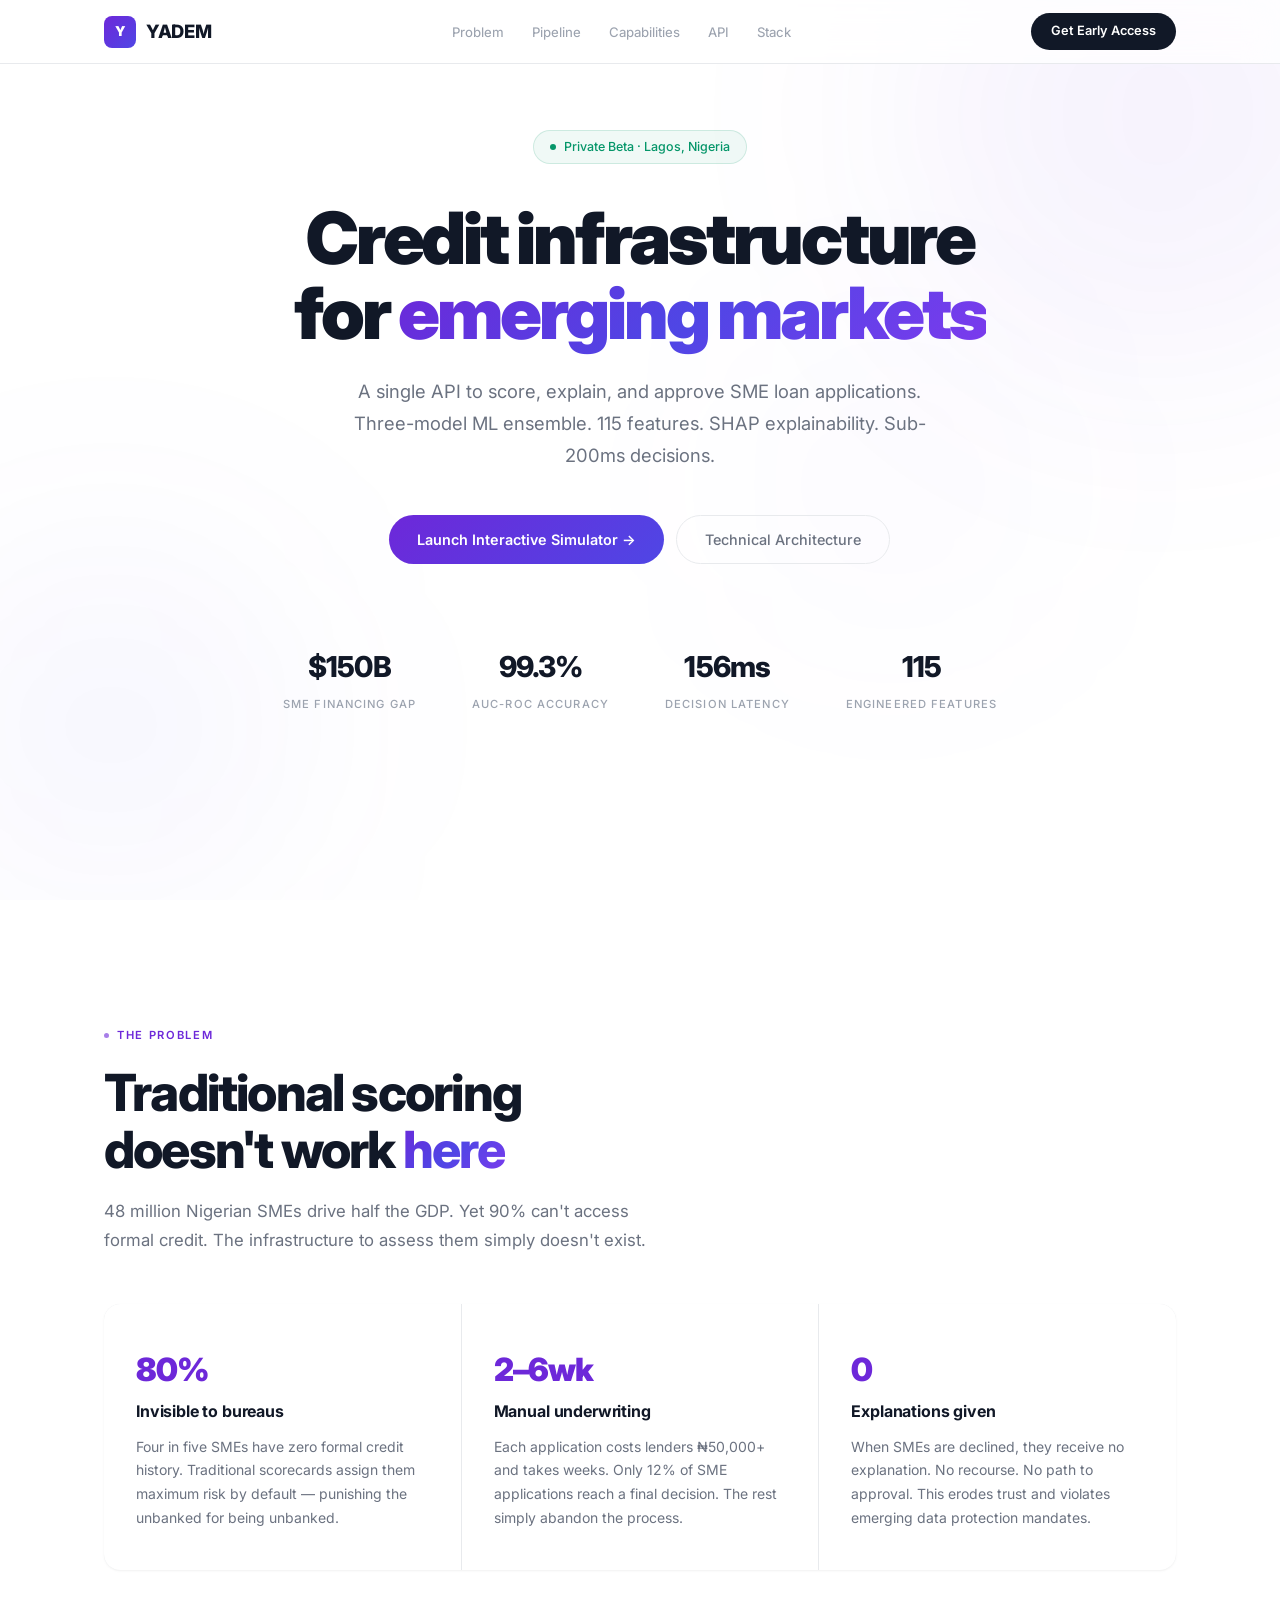
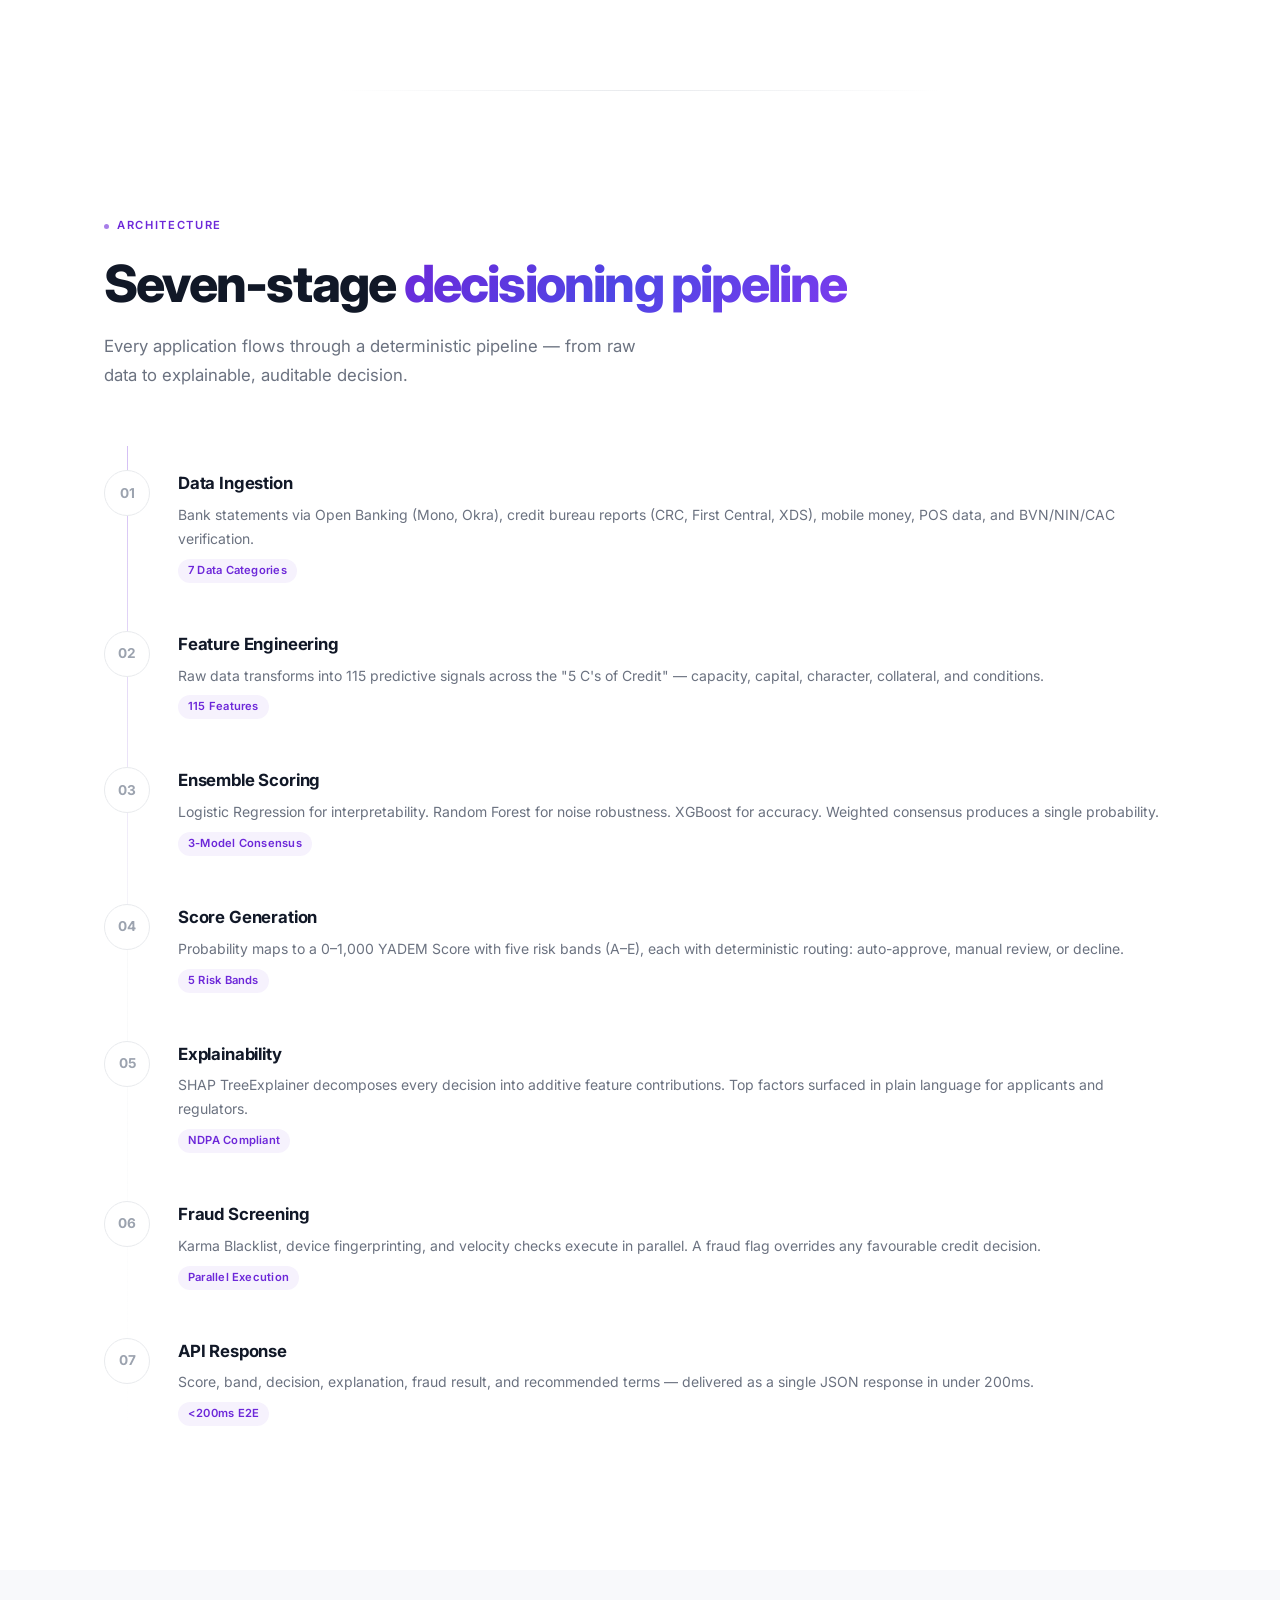
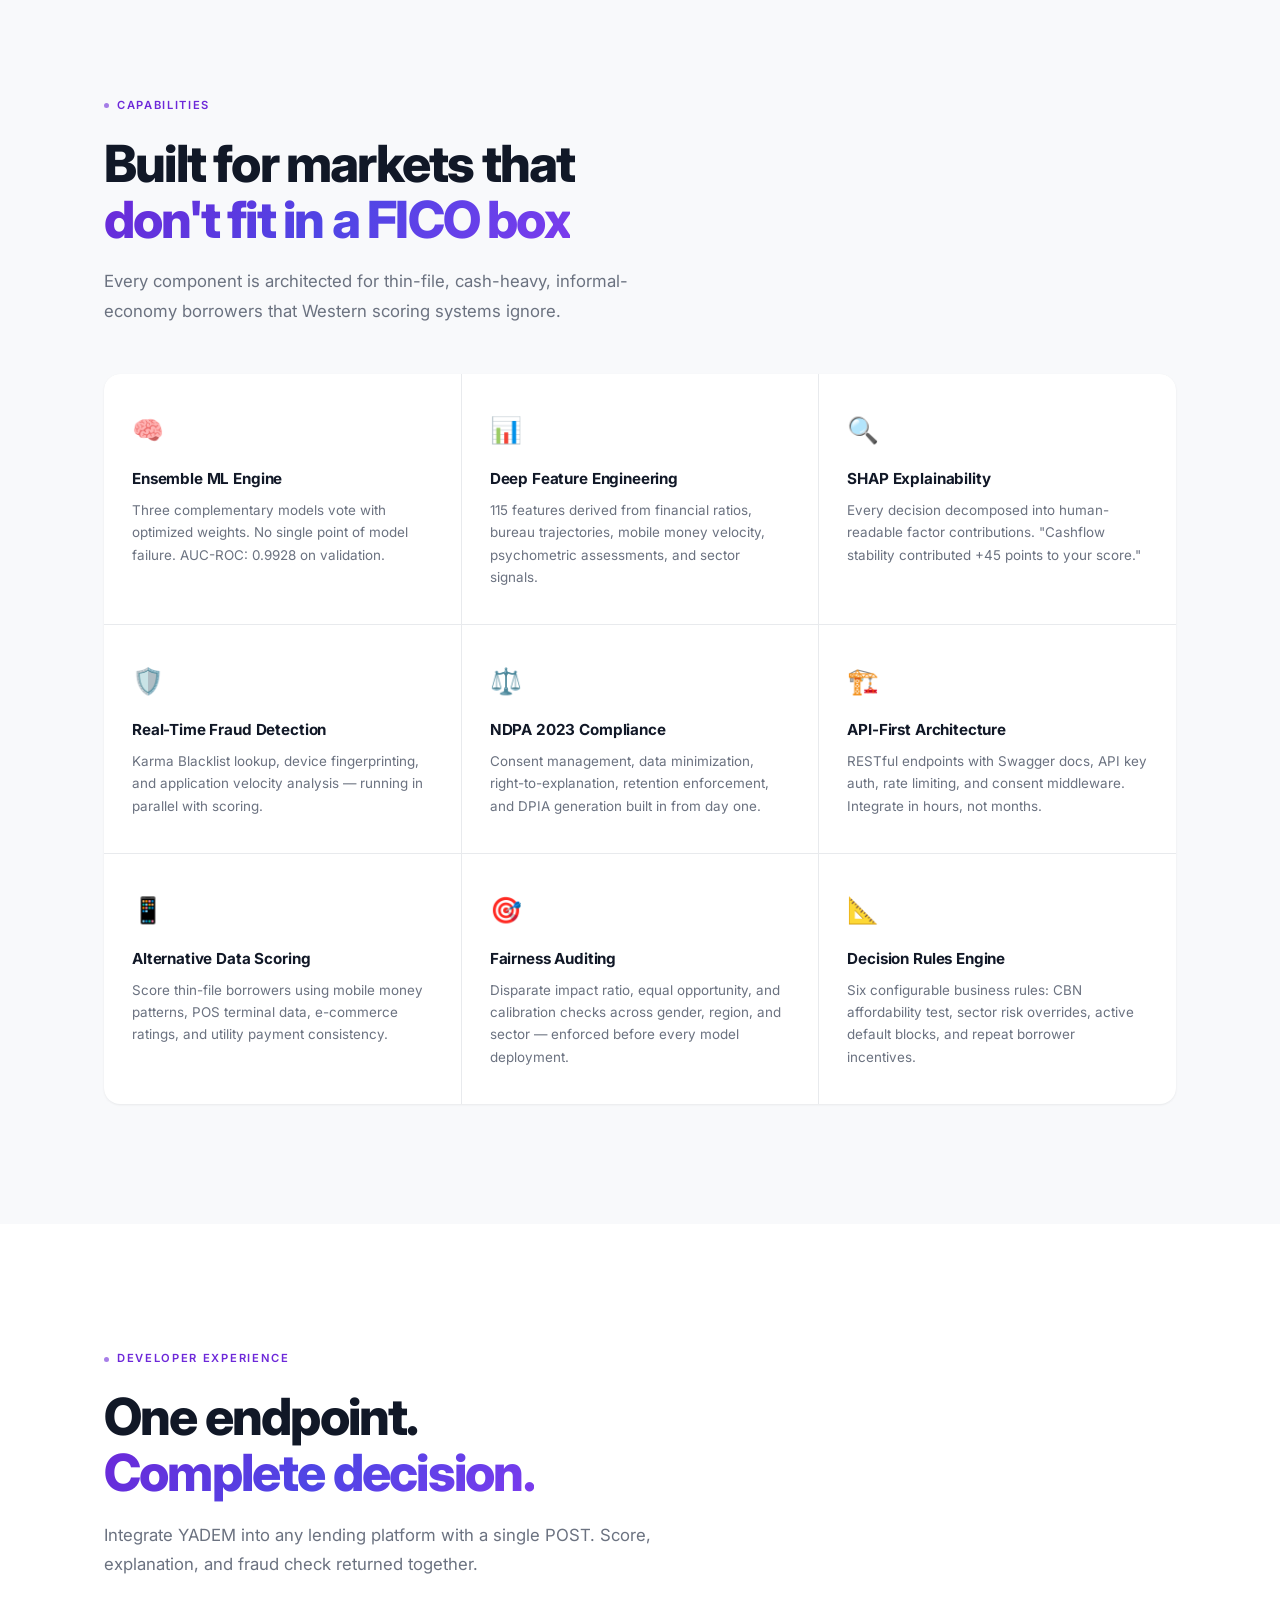
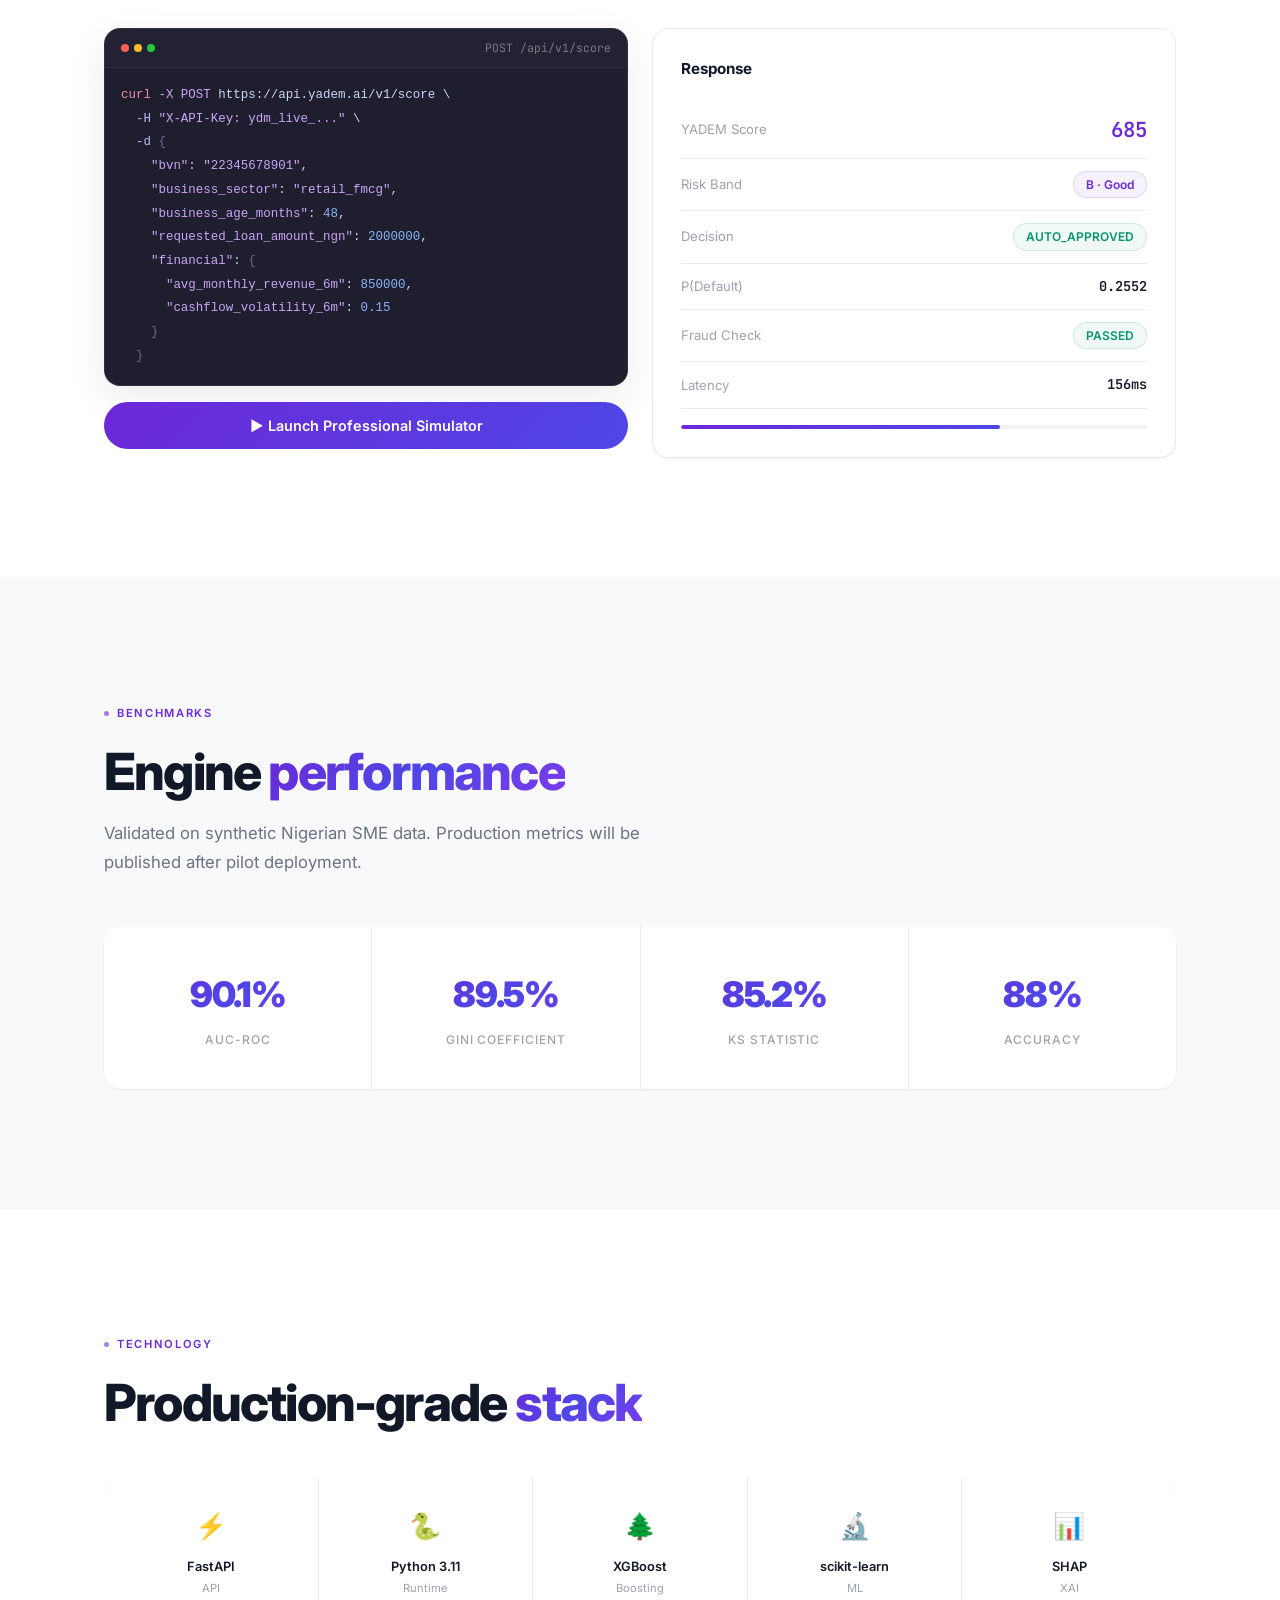
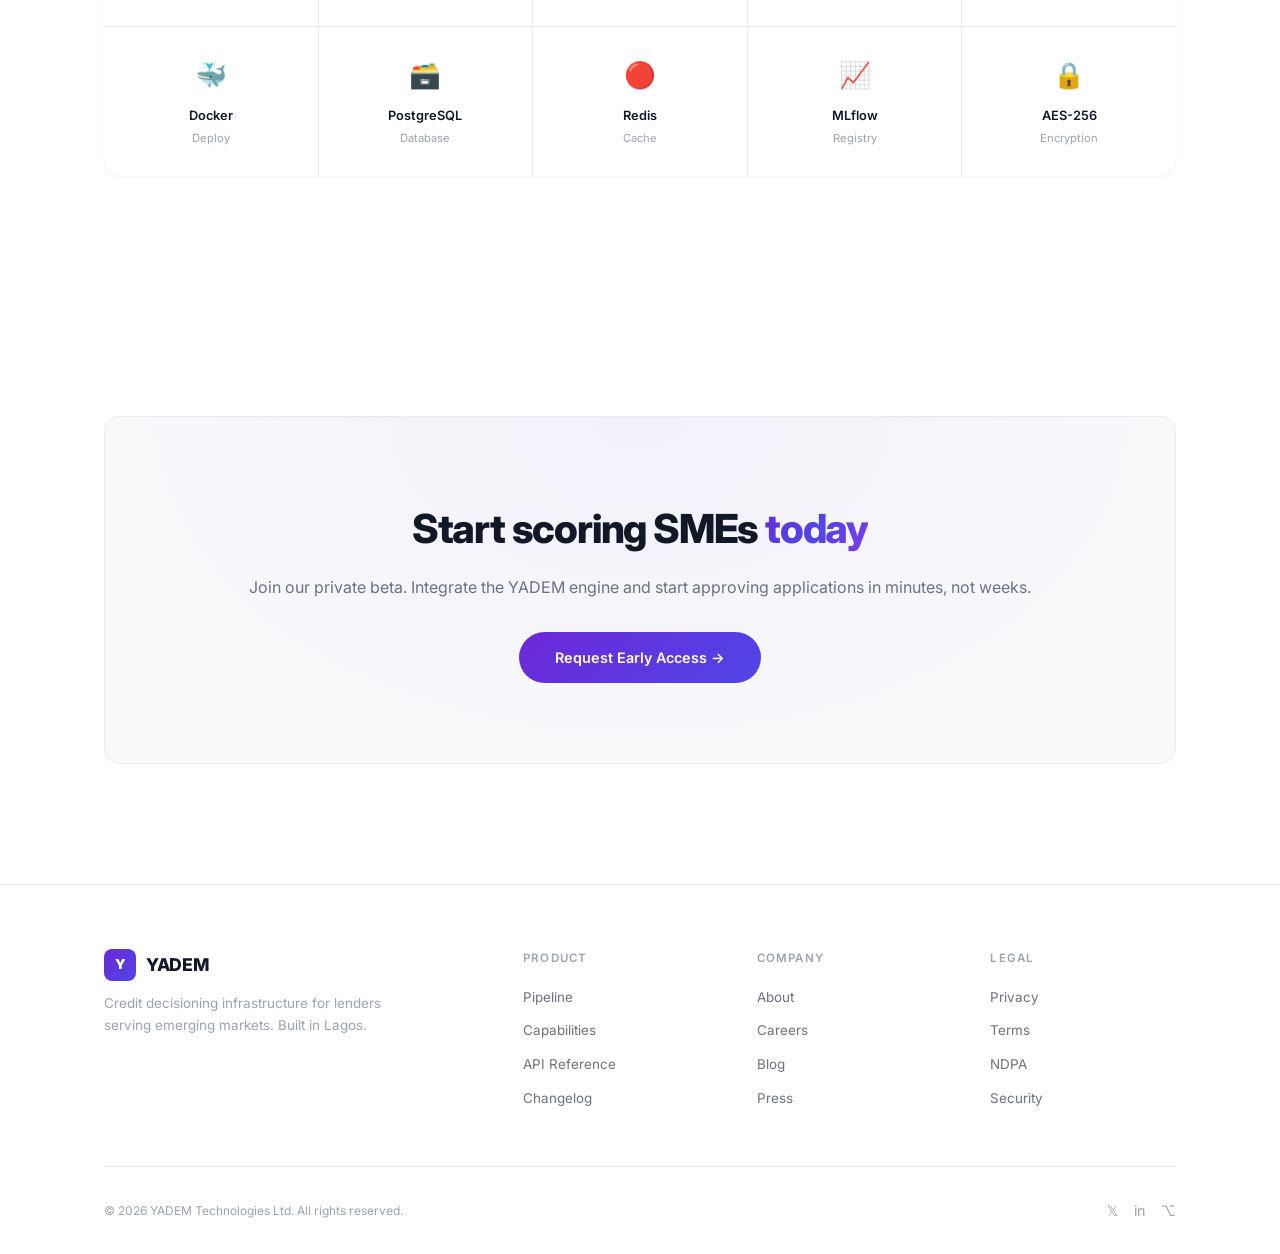
<file: docs/index.html>
<!DOCTYPE html>
<html lang="en">
<head>
  <meta charset="UTF-8">
  <meta name="viewport" content="width=device-width, initial-scale=1.0">
  <title>YADEM — Credit Infrastructure for Emerging Markets</title>
  <meta name="description" content="YADEM provides AI-powered credit decisioning infrastructure for lenders serving African SMEs. Score, explain, and approve — in under 200ms.">
  <link rel="stylesheet" href="css/style.css">
  <link rel="icon" href="data:image/svg+xml,<svg xmlns='http://www.w3.org/2000/svg' viewBox='0 0 100 100'><text y='.9em' font-size='90'>⚡</text></svg>">
</head>
<body>

<div class="grid-bg"></div>

<!-- NAV -->
<nav class="navbar">
  <div class="container">
    <a href="#" class="nav-logo"><div class="logo-icon">Y</div> YADEM</a>
    <ul class="nav-links">
      <li><a href="#problem">Problem</a></li>
      <li><a href="#how-it-works">Pipeline</a></li>
      <li><a href="#features">Capabilities</a></li>
      <li><a href="#api-demo">API</a></li>
      <li><a href="#tech">Stack</a></li>
    </ul>
    <a href="#cta" class="nav-cta">Get Early Access</a>
    <button class="nav-hamburger" aria-label="Menu"><span></span><span></span><span></span></button>
  </div>
</nav>

<!-- HERO -->
<section class="hero section" id="hero">
  <div class="hero-orb hero-orb-1"></div>
  <div class="hero-orb hero-orb-2"></div>
  <div class="hero-orb hero-orb-3"></div>
  <div class="container">
    <div class="hero-content">
      <div class="hero-badge"><span class="pulse"></span> Private Beta · Lagos, Nigeria</div>
      <h1>Credit infrastructure<br>for <span class="text-gradient">emerging markets</span></h1>
      <p>A single API to score, explain, and approve SME loan applications. Three-model ML ensemble. 115 features. SHAP explainability. Sub-200ms decisions.</p>
      <div class="hero-actions">
        <a href="simulator.html" class="btn-primary">Launch Interactive Simulator →</a>
        <a href="#how-it-works" class="btn-secondary">Technical Architecture</a>
      </div>
      <div class="hero-stats">
        <div class="hero-stat"><div class="hero-stat-value" data-count="150" data-prefix="$" data-suffix="B">$0B</div><div class="hero-stat-label">SME Financing Gap</div></div>
        <div class="hero-stat"><div class="hero-stat-value" data-count="99.3" data-suffix="%" data-decimals="1">0%</div><div class="hero-stat-label">AUC-ROC Accuracy</div></div>
        <div class="hero-stat"><div class="hero-stat-value" data-count="156" data-suffix="ms">0ms</div><div class="hero-stat-label">Decision Latency</div></div>
        <div class="hero-stat"><div class="hero-stat-value" data-count="115" data-suffix="">0</div><div class="hero-stat-label">Engineered Features</div></div>
      </div>
    </div>
  </div>
</section>

<!-- PROBLEM -->
<section class="section" id="problem">
  <div class="container">
    <div class="section-label"><span class="dot"></span> The Problem</div>
    <h2 class="section-title">Traditional scoring<br>doesn't work <span class="text-gradient">here</span></h2>
    <p class="section-subtitle">48 million Nigerian SMEs drive half the GDP. Yet 90% can't access formal credit. The infrastructure to assess them simply doesn't exist.</p>
    <div class="problem-grid">
      <div class="problem-card fade-in">
        <div class="problem-stat">80%</div>
        <h3>Invisible to bureaus</h3>
        <p>Four in five SMEs have zero formal credit history. Traditional scorecards assign them maximum risk by default — punishing the unbanked for being unbanked.</p>
      </div>
      <div class="problem-card fade-in">
        <div class="problem-stat">2–6wk</div>
        <h3>Manual underwriting</h3>
        <p>Each application costs lenders ₦50,000+ and takes weeks. Only 12% of SME applications reach a final decision. The rest simply abandon the process.</p>
      </div>
      <div class="problem-card fade-in">
        <div class="problem-stat">0</div>
        <h3>Explanations given</h3>
        <p>When SMEs are declined, they receive no explanation. No recourse. No path to approval. This erodes trust and violates emerging data protection mandates.</p>
      </div>
    </div>
  </div>
</section>

<div class="divider"></div>

<!-- HOW IT WORKS -->
<section class="section" id="how-it-works">
  <div class="container">
    <div class="section-label"><span class="dot"></span> Architecture</div>
    <h2 class="section-title">Seven-stage <span class="text-gradient">decisioning pipeline</span></h2>
    <p class="section-subtitle">Every application flows through a deterministic pipeline — from raw data to explainable, auditable decision.</p>
    <div class="pipeline-steps">
      <div class="pipeline-step"><div class="step-number">01</div><div class="step-content"><h3>Data Ingestion</h3><p>Bank statements via Open Banking (Mono, Okra), credit bureau reports (CRC, First Central, XDS), mobile money, POS data, and BVN/NIN/CAC verification.</p><span class="step-tag">7 Data Categories</span></div></div>
      <div class="pipeline-step"><div class="step-number">02</div><div class="step-content"><h3>Feature Engineering</h3><p>Raw data transforms into 115 predictive signals across the "5 C's of Credit" — capacity, capital, character, collateral, and conditions.</p><span class="step-tag">115 Features</span></div></div>
      <div class="pipeline-step"><div class="step-number">03</div><div class="step-content"><h3>Ensemble Scoring</h3><p>Logistic Regression for interpretability. Random Forest for noise robustness. XGBoost for accuracy. Weighted consensus produces a single probability.</p><span class="step-tag">3-Model Consensus</span></div></div>
      <div class="pipeline-step"><div class="step-number">04</div><div class="step-content"><h3>Score Generation</h3><p>Probability maps to a 0–1,000 YADEM Score with five risk bands (A–E), each with deterministic routing: auto-approve, manual review, or decline.</p><span class="step-tag">5 Risk Bands</span></div></div>
      <div class="pipeline-step"><div class="step-number">05</div><div class="step-content"><h3>Explainability</h3><p>SHAP TreeExplainer decomposes every decision into additive feature contributions. Top factors surfaced in plain language for applicants and regulators.</p><span class="step-tag">NDPA Compliant</span></div></div>
      <div class="pipeline-step"><div class="step-number">06</div><div class="step-content"><h3>Fraud Screening</h3><p>Karma Blacklist, device fingerprinting, and velocity checks execute in parallel. A fraud flag overrides any favourable credit decision.</p><span class="step-tag">Parallel Execution</span></div></div>
      <div class="pipeline-step"><div class="step-number">07</div><div class="step-content"><h3>API Response</h3><p>Score, band, decision, explanation, fraud result, and recommended terms — delivered as a single JSON response in under 200ms.</p><span class="step-tag">&lt;200ms E2E</span></div></div>
    </div>
  </div>
</section>

<!-- FEATURES -->
<section class="section" id="features" style="background:var(--bg-secondary)">
  <div class="container">
    <div class="section-label"><span class="dot"></span> Capabilities</div>
    <h2 class="section-title">Built for markets that<br><span class="text-gradient">don't fit in a FICO box</span></h2>
    <p class="section-subtitle">Every component is architected for thin-file, cash-heavy, informal-economy borrowers that Western scoring systems ignore.</p>
    <div class="features-grid">
      <div class="feature-card fade-in"><div class="feature-icon">🧠</div><h3>Ensemble ML Engine</h3><p>Three complementary models vote with optimized weights. No single point of model failure. AUC-ROC: 0.9928 on validation.</p></div>
      <div class="feature-card fade-in"><div class="feature-icon">📊</div><h3>Deep Feature Engineering</h3><p>115 features derived from financial ratios, bureau trajectories, mobile money velocity, psychometric assessments, and sector signals.</p></div>
      <div class="feature-card fade-in"><div class="feature-icon">🔍</div><h3>SHAP Explainability</h3><p>Every decision decomposed into human-readable factor contributions. "Cashflow stability contributed +45 points to your score."</p></div>
      <div class="feature-card fade-in"><div class="feature-icon">🛡️</div><h3>Real-Time Fraud Detection</h3><p>Karma Blacklist lookup, device fingerprinting, and application velocity analysis — running in parallel with scoring.</p></div>
      <div class="feature-card fade-in"><div class="feature-icon">⚖️</div><h3>NDPA 2023 Compliance</h3><p>Consent management, data minimization, right-to-explanation, retention enforcement, and DPIA generation built in from day one.</p></div>
      <div class="feature-card fade-in"><div class="feature-icon">🏗️</div><h3>API-First Architecture</h3><p>RESTful endpoints with Swagger docs, API key auth, rate limiting, and consent middleware. Integrate in hours, not months.</p></div>
      <div class="feature-card fade-in"><div class="feature-icon">📱</div><h3>Alternative Data Scoring</h3><p>Score thin-file borrowers using mobile money patterns, POS terminal data, e-commerce ratings, and utility payment consistency.</p></div>
      <div class="feature-card fade-in"><div class="feature-icon">🎯</div><h3>Fairness Auditing</h3><p>Disparate impact ratio, equal opportunity, and calibration checks across gender, region, and sector — enforced before every model deployment.</p></div>
      <div class="feature-card fade-in"><div class="feature-icon">📐</div><h3>Decision Rules Engine</h3><p>Six configurable business rules: CBN affordability test, sector risk overrides, active default blocks, and repeat borrower incentives.</p></div>
    </div>
  </div>
</section>

<!-- API DEMO -->
<section class="section" id="api-demo">
  <div class="container">
    <div class="section-label"><span class="dot"></span> Developer Experience</div>
    <h2 class="section-title">One endpoint.<br><span class="text-gradient">Complete decision.</span></h2>
    <p class="section-subtitle">Integrate YADEM into any lending platform with a single POST. Score, explanation, and fraud check returned together.</p>
    <div class="api-demo-wrapper">
      <div>
        <div class="code-block">
          <div class="code-header"><div class="code-header-dots"><span></span><span></span><span></span></div><span class="code-header-title">POST /api/v1/score</span></div>
          <div class="code-body"><pre><span class="keyword">curl</span> <span class="string">-X POST</span> https://api.yadem.ai/v1/score \
  <span class="property">-H</span> <span class="string">"X-API-Key: ydm_live_..."</span> \
  <span class="property">-d</span> <span class="punctuation">{</span>
    <span class="string">"bvn"</span>: <span class="string">"22345678901"</span>,
    <span class="string">"business_sector"</span>: <span class="string">"retail_fmcg"</span>,
    <span class="string">"business_age_months"</span>: <span class="number">48</span>,
    <span class="string">"requested_loan_amount_ngn"</span>: <span class="number">2000000</span>,
    <span class="string">"financial"</span>: <span class="punctuation">{</span>
      <span class="string">"avg_monthly_revenue_6m"</span>: <span class="number">850000</span>,
      <span class="string">"cashflow_volatility_6m"</span>: <span class="number">0.15</span>
    <span class="punctuation">}</span>
  <span class="punctuation">}</span></pre></div>
        </div>
        <div style="margin-top:16px"><a href="simulator.html" class="btn-primary" style="width:100%;justify-content:center;text-decoration:none">▶ Launch Professional Simulator</a></div>
      </div>
      <div class="response-card">
        <h3>Response</h3>
        <div id="demo-response">
          <div class="response-item"><span class="response-label">YADEM Score</span><span class="response-value" style="color:var(--accent);font-size:1.3rem;">685</span></div>
          <div class="response-item"><span class="response-label">Risk Band</span><span class="badge-band">B · Good</span></div>
          <div class="response-item"><span class="response-label">Decision</span><span class="badge-approved">AUTO_APPROVED</span></div>
          <div class="response-item"><span class="response-label">P(Default)</span><span class="response-value">0.2552</span></div>
          <div class="response-item"><span class="response-label">Fraud Check</span><span class="badge-approved">PASSED</span></div>
          <div class="response-item"><span class="response-label">Latency</span><span class="response-value">156ms</span></div>
          <div class="score-meter"><div class="score-meter-fill" data-width="68.5"></div></div>
        </div>
      </div>
    </div>
  </div>
</section>

<!-- METRICS -->
<section class="section" id="metrics" style="background:var(--bg-secondary)">
  <div class="container">
    <div class="section-label"><span class="dot"></span> Benchmarks</div>
    <h2 class="section-title">Engine <span class="text-gradient">performance</span></h2>
    <p class="section-subtitle">Validated on synthetic Nigerian SME data. Production metrics will be published after pilot deployment.</p>
    <div class="metrics-grid">
      <div class="metric-card fade-in"><div class="metric-value text-gradient" data-count="99.3" data-suffix="%" data-decimals="1">0</div><div class="metric-label">AUC-ROC</div></div>
      <div class="metric-card fade-in"><div class="metric-value text-gradient" data-count="98.6" data-suffix="%" data-decimals="1">0</div><div class="metric-label">Gini Coefficient</div></div>
      <div class="metric-card fade-in"><div class="metric-value text-gradient" data-count="93.9" data-suffix="%" data-decimals="1">0</div><div class="metric-label">KS Statistic</div></div>
      <div class="metric-card fade-in"><div class="metric-value text-gradient" data-count="97" data-suffix="%">0</div><div class="metric-label">Accuracy</div></div>
    </div>
  </div>
</section>

<!-- TECH STACK -->
<section class="section" id="tech">
  <div class="container">
    <div class="section-label"><span class="dot"></span> Technology</div>
    <h2 class="section-title">Production-grade <span class="text-gradient">stack</span></h2>
    <div class="tech-grid">
      <div class="tech-item fade-in"><div class="tech-icon">⚡</div><div class="tech-name">FastAPI</div><div class="tech-role">API</div></div>
      <div class="tech-item fade-in"><div class="tech-icon">🐍</div><div class="tech-name">Python 3.11</div><div class="tech-role">Runtime</div></div>
      <div class="tech-item fade-in"><div class="tech-icon">🌲</div><div class="tech-name">XGBoost</div><div class="tech-role">Boosting</div></div>
      <div class="tech-item fade-in"><div class="tech-icon">🔬</div><div class="tech-name">scikit-learn</div><div class="tech-role">ML</div></div>
      <div class="tech-item fade-in"><div class="tech-icon">📊</div><div class="tech-name">SHAP</div><div class="tech-role">XAI</div></div>
      <div class="tech-item fade-in"><div class="tech-icon">🐳</div><div class="tech-name">Docker</div><div class="tech-role">Deploy</div></div>
      <div class="tech-item fade-in"><div class="tech-icon">🗃️</div><div class="tech-name">PostgreSQL</div><div class="tech-role">Database</div></div>
      <div class="tech-item fade-in"><div class="tech-icon">🔴</div><div class="tech-name">Redis</div><div class="tech-role">Cache</div></div>
      <div class="tech-item fade-in"><div class="tech-icon">📈</div><div class="tech-name">MLflow</div><div class="tech-role">Registry</div></div>
      <div class="tech-item fade-in"><div class="tech-icon">🔒</div><div class="tech-name">AES-256</div><div class="tech-role">Encryption</div></div>
    </div>
  </div>
</section>

<!-- CTA -->
<section class="section cta-section" id="cta">
  <div class="container">
    <div class="cta-box">
      <h2>Start scoring SMEs <span class="text-gradient">today</span></h2>
      <p>Join our private beta. Integrate the YADEM engine and start approving applications in minutes, not weeks.</p>
      <a href="mailto:hello@yadem.ai" class="btn-primary">Request Early Access →</a>
    </div>
  </div>
</section>

<!-- FOOTER -->
<footer class="footer">
  <div class="container">
    <div class="footer-grid">
      <div class="footer-brand">
        <div class="nav-logo" style="font-size:1.1rem"><div class="logo-icon">Y</div> YADEM</div>
        <p>Credit decisioning infrastructure for lenders serving emerging markets. Built in Lagos.</p>
      </div>
      <div class="footer-col"><h4>Product</h4><ul><li><a href="#how-it-works">Pipeline</a></li><li><a href="#features">Capabilities</a></li><li><a href="#api-demo">API Reference</a></li><li><a href="#">Changelog</a></li></ul></div>
      <div class="footer-col"><h4>Company</h4><ul><li><a href="#">About</a></li><li><a href="#">Careers</a></li><li><a href="#">Blog</a></li><li><a href="#">Press</a></li></ul></div>
      <div class="footer-col"><h4>Legal</h4><ul><li><a href="#">Privacy</a></li><li><a href="#">Terms</a></li><li><a href="#">NDPA</a></li><li><a href="#">Security</a></li></ul></div>
    </div>
    <div class="footer-bottom">
      <p>© 2026 YADEM Technologies Ltd. All rights reserved.</p>
      <div class="footer-socials"><a href="#">𝕏</a><a href="#">in</a><a href="#">⌥</a></div>
    </div>
  </div>
</footer>

<script src="js/main.js"></script>
</body>
</html>
</file>
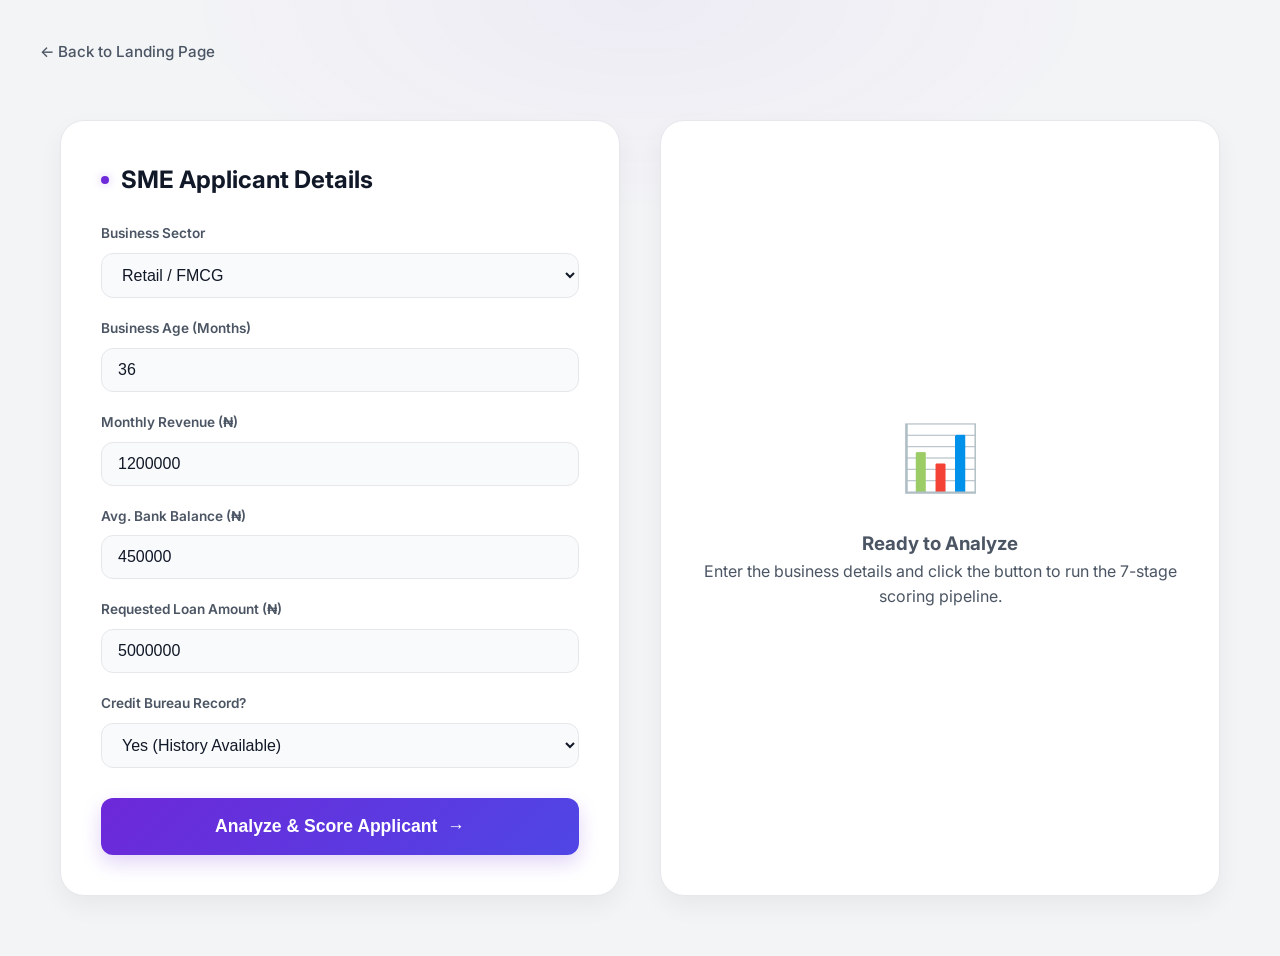
<file: docs/simulator.html>
<!DOCTYPE html>
<html lang="en">
<head>
  <meta charset="UTF-8">
  <meta name="viewport" content="width=device-width, initial-scale=1.0">
  <title>YADEM Simulator — Live Decisioning Prototype</title>
  <link rel="stylesheet" href="css/style.css">
  <style>
    :root {
      --panel-bg: #ffffff;
      --input-bg: #f9fafb;
      --accent: #6d28d9;
      --accent-gradient: linear-gradient(135deg, #6d28d9 0%, #4f46e5 100%);
      --text-primary: #111827;
      --text-secondary: #4b5563;
      --border: #e5e7eb;
    }
    body { background: #f3f4f6; color: var(--text-primary); font-family: 'Inter', system-ui, -apple-system, sans-serif; margin: 0; min-height: 100vh; position: relative; }
    .simulator-container { max-width: 1200px; margin: 0 auto; padding: 120px 20px 60px; display: grid; grid-template-columns: 1fr 1fr; gap: 40px; position: relative; z-index: 1; }
    @media (max-width: 900px) { .simulator-container { grid-template-columns: 1fr; padding-top: 80px; } }
    
    .input-panel, .result-panel { background: var(--panel-bg); border: 1px solid var(--border); border-radius: 24px; padding: 40px; box-shadow: 0 10px 25px rgba(0, 0, 0, 0.05); }
    
    .panel-title { font-size: 1.5rem; font-weight: 700; margin-bottom: 24px; display: flex; align-items: center; gap: 12px; color: var(--text-primary); }
    .panel-title .dot { width: 8px; height: 8px; background: var(--accent); border-radius: 50%; box-shadow: 0 0 10px rgba(109, 40, 217, 0.3); }
    
    .form-group { margin-bottom: 20px; }
    .form-group label { display: block; font-size: 0.85rem; color: var(--text-secondary); margin-bottom: 8px; font-weight: 600; }
    .form-group input, .form-group select { width: 100%; background: var(--input-bg); border: 1px solid var(--border); border-radius: 12px; padding: 12px 16px; color: var(--text-primary); font-size: 1rem; transition: all 0.3s ease; }
    .form-group input:focus { outline: none; border-color: var(--accent); box-shadow: 0 0 0 4px rgba(109, 40, 217, 0.1); }
    
    .btn-score { width: 100%; background: var(--accent-gradient); color: white; border: none; border-radius: 12px; padding: 18px; font-weight: 700; font-size: 1.1rem; cursor: pointer; transition: all 0.3s ease; display: flex; align-items: center; justify-content: center; gap: 10px; margin-top: 30px; box-shadow: 0 8px 20px rgba(109, 40, 217, 0.2); }
    .btn-score:hover { transform: translateY(-2px); box-shadow: 0 12px 30px rgba(109, 40, 217, 0.3); }
    .btn-score:disabled { opacity: 0.5; cursor: not-allowed; }

    .result-empty { display: flex; flex-direction: column; align-items: center; justify-content: center; height: 100%; color: var(--text-secondary); text-align: center; }
    .result-empty i { font-size: 3rem; margin-bottom: 20px; }

    .score-display { text-align: center; margin-bottom: 30px; }
    .score-value { font-size: 4.5rem; font-weight: 900; background: var(--accent-gradient); -webkit-background-clip: text; -webkit-text-fill-color: transparent; }
    .score-label { font-size: 1.1rem; color: var(--text-secondary); font-weight: 600; margin-top: -5px; }
    
    .result-grid { display: grid; grid-template-columns: 1fr 1fr; gap: 16px; margin-bottom: 30px; }
    .result-item { background: #f9fafb; border-radius: 16px; padding: 16px; border: 1px solid var(--border); }
    .result-item-label { font-size: 0.75rem; color: var(--text-secondary); margin-bottom: 4px; font-weight: 500; }
    .result-item-value { font-size: 1.1rem; font-weight: 700; color: var(--text-primary); }

    .explanation-panel { margin-top: 30px; border-top: 1px solid var(--border); padding-top: 24px; }
    .explanation-title { font-size: 0.95rem; font-weight: 700; margin-bottom: 16px; color: var(--accent); }
    .explanation-list { list-style: none; padding: 0; }
    .explanation-item { display: flex; justify-content: space-between; margin-bottom: 12px; font-size: 0.95rem; }
    .exp-text { color: var(--text-secondary); font-weight: 500; }
    .exp-impact.positive { color: #059669; font-weight: 700; }
    .exp-impact.negative { color: #dc2626; font-weight: 700; }

    .back-nav { position: absolute; top: 40px; left: 40px; z-index: 10; }
    .back-link { color: var(--text-secondary); text-decoration: none; display: flex; align-items: center; gap: 8px; font-size: 0.95rem; font-weight: 500; }
    .back-link:hover { color: var(--accent); }
  </style>
</head>
<body>
  <div class="grid-bg"></div>

  <nav class="back-nav">
    <a href="index.html" class="back-link">← Back to Landing Page</a>
  </nav>

  <div class="simulator-container">
    <div class="input-panel">
      <div class="panel-title"><div class="dot"></div> SME Applicant Details</div>
      <form id="simulator-form">
        <div class="form-group">
          <label>Business Sector</label>
          <select id="sector">
            <option value="retail_fmcg">Retail / FMCG</option>
            <option value="agriculture">Agriculture</option>
            <option value="manufacturing">Manufacturing</option>
            <option value="services">Professional Services</option>
            <option value="tech">Technology / Digital</option>
            <option value="construction">Construction</option>
          </select>
        </div>
        <div class="form-group">
          <label>Business Age (Months)</label>
          <input type="number" id="age" value="36" min="1">
        </div>
        <div class="form-group">
          <label>Monthly Revenue (₦)</label>
          <input type="number" id="revenue" value="1200000" step="10000">
        </div>
        <div class="form-group">
          <label>Avg. Bank Balance (₦)</label>
          <input type="number" id="balance" value="450000" step="10000">
        </div>
        <div class="form-group">
          <label>Requested Loan Amount (₦)</label>
          <input type="number" id="loan_amount" value="5000000" step="50000">
        </div>
        <div class="form-group">
          <label>Credit Bureau Record?</label>
          <select id="has_bureau">
            <option value="1">Yes (History Available)</option>
            <option value="0">No (Thin-File / New)</option>
          </select>
        </div>
        <button type="submit" class="btn-score" id="submit-btn">
          <span>Analyze & Score Applicant</span>
          <span class="btn-icon">→</span>
        </button>
      </form>
    </div>

    <div class="result-panel">
      <div id="result-content" class="result-empty">
        <div style="font-size: 4rem; margin-bottom: 20px;">📊</div>
        <h3>Ready to Analyze</h3>
        <p>Enter the business details and click the button to run the 7-stage scoring pipeline.</p>
      </div>

      <div id="result-display" style="display: none;">
        <div class="score-display">
          <div class="score-value" id="res-score">0</div>
          <div class="score-label">YADEM SCORE</div>
        </div>

        <div class="result-grid">
          <div class="result-item">
            <div class="result-item-label">Risk Band</div>
            <div class="result-item-value" id="res-band">-</div>
          </div>
          <div class="result-item">
            <div class="result-item-label">Decision</div>
            <div class="result-item-value" id="res-decision">-</div>
          </div>
          <div class="result-item">
            <div class="result-item-label">Probability of Default</div>
            <div class="result-item-value" id="res-pd">-</div>
          </div>
          <div class="result-item">
            <div class="result-item-label">Fraud Status</div>
            <div class="result-item-value" id="res-fraud" style="color:#059669">CLEARED</div>
          </div>
        </div>

        <div class="score-meter" style="margin-bottom: 30px;"><div class="score-meter-fill" id="res-meter" style="width: 0%"></div></div>

        <div class="explanation-panel">
          <div class="explanation-title">SHAP EXPLAINABILITY (Why this score?)</div>
          <ul class="explanation-list" id="res-explanation">
            <!-- Populated by JS -->
          </ul>
        </div>
      </div>
    </div>
  </div>

  <script src="js/simulator.js"></script>
</body>
</html>
</file>
<file: docs/css/style.css>
@import url('https://fonts.googleapis.com/css2?family=Inter:wght@300;400;500;600;700;800;900&family=JetBrains+Mono:wght@400;500&display=swap');

:root {
  --bg-primary: #ffffff;
  --bg-secondary: #f8f9fb;
  --bg-tertiary: #f1f3f6;
  --bg-card: #ffffff;
  --border: #e8eaed;
  --border-hover: #d0d5dd;

  --text-primary: #111827;
  --text-secondary: #6b7280;
  --text-muted: #9ca3af;

  --accent: #6d28d9;
  --accent-light: #8b5cf6;
  --accent-dim: rgba(109,40,217,0.06);
  --accent-border: rgba(109,40,217,0.15);
  --accent-green: #059669;
  --accent-green-dim: rgba(5,150,105,0.06);
  --accent-green-border: rgba(5,150,105,0.15);

  --gradient-text: linear-gradient(135deg, #6d28d9 0%, #4f46e5 50%, #7c3aed 100%);
  --gradient-btn: linear-gradient(135deg, #6d28d9 0%, #4f46e5 100%);
  --gradient-glow: radial-gradient(ellipse 60% 40% at 50% 0%, rgba(109,40,217,0.04), transparent 60%);

  --radius: 12px;
  --radius-lg: 16px;
  --radius-full: 9999px;
  --font: 'Inter', -apple-system, sans-serif;
  --mono: 'JetBrains Mono', monospace;
  --nav-h: 64px;
  --transition: 0.25s cubic-bezier(0.4,0,0.2,1);
  --shadow-sm: 0 1px 3px rgba(0,0,0,0.04), 0 1px 2px rgba(0,0,0,0.03);
  --shadow-md: 0 4px 16px rgba(0,0,0,0.06);
  --shadow-lg: 0 12px 40px rgba(0,0,0,0.08);
}

*,*::before,*::after{box-sizing:border-box;margin:0;padding:0}
html{scroll-behavior:smooth}
body{font-family:var(--font);background:var(--bg-primary);color:var(--text-primary);line-height:1.6;overflow-x:hidden;-webkit-font-smoothing:antialiased}
a{color:var(--accent);text-decoration:none;transition:var(--transition)}
a:hover{color:var(--accent-light)}
img{max-width:100%;display:block}

.container{max-width:1120px;margin:0 auto;padding:0 24px}
.section{padding:120px 0;position:relative}
.section-label{
  display:inline-flex;align-items:center;gap:8px;font-size:0.7rem;font-weight:600;
  letter-spacing:0.15em;text-transform:uppercase;color:var(--accent);margin-bottom:20px;
}
.section-label .dot{width:5px;height:5px;border-radius:50%;background:var(--accent);opacity:0.6}
.section-title{font-size:clamp(2rem,4.2vw,3.2rem);font-weight:800;line-height:1.1;margin-bottom:20px;letter-spacing:-0.035em;color:var(--text-primary)}
.section-subtitle{font-size:1.05rem;color:var(--text-secondary);max-width:560px;line-height:1.75}
.text-gradient{background:var(--gradient-text);-webkit-background-clip:text;-webkit-text-fill-color:transparent;background-clip:text}

.grid-bg{position:fixed;inset:0;z-index:0;pointer-events:none;background:var(--gradient-glow)}

/* ===== NAV ===== */
.navbar{position:fixed;top:0;left:0;right:0;z-index:1000;height:var(--nav-h);display:flex;align-items:center;background:rgba(255,255,255,0.75);backdrop-filter:blur(16px) saturate(1.5);border-bottom:1px solid var(--border);transition:var(--transition)}
.navbar.scrolled{background:rgba(255,255,255,0.92);box-shadow:var(--shadow-sm)}
.navbar .container{display:flex;align-items:center;justify-content:space-between;width:100%}
.nav-logo{display:flex;align-items:center;gap:10px;font-size:1.15rem;font-weight:800;letter-spacing:-0.02em;color:var(--text-primary)}
.nav-logo .logo-icon{width:32px;height:32px;border-radius:8px;background:var(--gradient-btn);display:flex;align-items:center;justify-content:center;font-size:0.85rem;font-weight:900;color:white}
.nav-links{display:flex;gap:28px;list-style:none}
.nav-links a{font-size:0.825rem;font-weight:450;color:var(--text-muted);transition:var(--transition)}
.nav-links a:hover{color:var(--text-primary)}
.nav-cta{padding:8px 20px;border-radius:var(--radius-full);font-size:0.8rem;font-weight:600;background:var(--text-primary);color:white;border:none;cursor:pointer;transition:var(--transition)}
.nav-cta:hover{opacity:0.85;color:white;transform:translateY(-1px)}
.nav-hamburger{display:none;flex-direction:column;gap:4px;cursor:pointer;background:none;border:none;padding:4px}
.nav-hamburger span{width:20px;height:1.5px;background:var(--text-secondary);border-radius:2px;transition:var(--transition)}

/* ===== HERO ===== */
.hero{min-height:100vh;display:flex;align-items:center;position:relative;padding-top:var(--nav-h);overflow:hidden;background:var(--bg-primary)}
.hero-content{position:relative;z-index:2;text-align:center;max-width:820px;margin:0 auto}
.hero-badge{display:inline-flex;align-items:center;gap:8px;padding:6px 16px;border-radius:var(--radius-full);font-size:0.78rem;font-weight:500;background:var(--accent-green-dim);border:1px solid var(--accent-green-border);color:var(--accent-green);margin-bottom:36px;animation:fadeUp .7s ease-out}
.hero-badge .pulse{width:6px;height:6px;border-radius:50%;background:var(--accent-green);animation:pulse-dot 2s infinite}
.hero h1{font-size:clamp(2.6rem,6vw,4.5rem);font-weight:900;line-height:1.05;letter-spacing:-0.045em;margin-bottom:24px;animation:fadeUp .7s ease-out .1s both;color:var(--text-primary)}
.hero p{font-size:clamp(1rem,1.8vw,1.15rem);color:var(--text-secondary);max-width:580px;margin:0 auto 44px;line-height:1.75;animation:fadeUp .7s ease-out .2s both}
.hero-actions{display:flex;gap:12px;justify-content:center;flex-wrap:wrap;animation:fadeUp .7s ease-out .3s both}
.btn-primary{padding:12px 28px;border-radius:var(--radius-full);font-size:0.9rem;font-weight:600;background:var(--gradient-btn);color:white;border:none;cursor:pointer;transition:var(--transition);display:inline-flex;align-items:center;gap:8px}
.btn-primary:hover{transform:translateY(-2px);box-shadow:0 8px 32px rgba(109,40,217,0.25);color:white}
.btn-secondary{padding:12px 28px;border-radius:var(--radius-full);font-size:0.9rem;font-weight:500;background:transparent;color:var(--text-secondary);border:1px solid var(--border);cursor:pointer;transition:var(--transition);display:inline-flex;align-items:center;gap:8px}
.btn-secondary:hover{border-color:var(--border-hover);color:var(--text-primary);transform:translateY(-2px)}

.hero-orb{position:absolute;border-radius:50%;filter:blur(120px);animation:float 10s ease-in-out infinite}
.hero-orb-1{width:500px;height:500px;background:rgba(109,40,217,0.06);top:-15%;right:-10%}
.hero-orb-2{width:350px;height:350px;background:rgba(79,70,229,0.05);bottom:0;left:-5%;animation-delay:-5s}
.hero-orb-3{width:250px;height:250px;background:rgba(139,92,246,0.04);top:40%;left:60%;animation-delay:-3s}

.hero-stats{display:flex;justify-content:center;gap:56px;margin-top:80px;animation:fadeUp .7s ease-out .5s both}
.hero-stat{text-align:center}
.hero-stat-value{font-size:1.8rem;font-weight:800;letter-spacing:-0.03em;color:var(--text-primary)}
.hero-stat-label{font-size:0.7rem;color:var(--text-muted);margin-top:6px;text-transform:uppercase;letter-spacing:0.1em;font-weight:500}

.divider{height:1px;background:linear-gradient(90deg,transparent,var(--border),transparent);margin:0 auto;max-width:600px}

/* ===== PROBLEM ===== */
.problem-grid{display:grid;grid-template-columns:repeat(3,1fr);gap:1px;margin-top:48px;background:var(--border);border-radius:var(--radius-lg);overflow:hidden;box-shadow:var(--shadow-sm)}
.problem-card{padding:40px 32px;background:var(--bg-card);transition:var(--transition)}
.problem-card:hover{background:var(--bg-secondary)}
.problem-icon{font-size:1.5rem;margin-bottom:20px;opacity:0.9}
.problem-card h3{font-size:1rem;font-weight:700;margin-bottom:10px;letter-spacing:-0.01em;color:var(--text-primary)}
.problem-card p{color:var(--text-secondary);font-size:0.875rem;line-height:1.7}
.problem-stat{font-size:2rem;font-weight:900;color:var(--accent);margin-bottom:4px;letter-spacing:-0.03em}

/* ===== PIPELINE ===== */
.pipeline-steps{display:flex;flex-direction:column;gap:0;margin-top:56px;position:relative}
.pipeline-steps::before{content:'';position:absolute;left:23px;top:0;bottom:0;width:1px;background:linear-gradient(to bottom,var(--accent),var(--border),transparent);opacity:0.3}
.pipeline-step{display:flex;gap:28px;align-items:flex-start;padding:24px 0;position:relative;opacity:0;transform:translateX(-16px);transition:opacity .5s ease,transform .5s ease}
.pipeline-step.visible{opacity:1;transform:translateX(0)}
.step-number{width:46px;height:46px;border-radius:50%;flex-shrink:0;display:flex;align-items:center;justify-content:center;font-size:0.85rem;font-weight:700;color:var(--text-muted);position:relative;z-index:2;background:var(--bg-primary);border:1px solid var(--border)}
.pipeline-step:hover .step-number{border-color:var(--accent-border);color:var(--accent)}
.step-content{flex:1}
.step-content h3{font-size:1.05rem;font-weight:700;margin-bottom:6px;letter-spacing:-0.01em;color:var(--text-primary)}
.step-content p{color:var(--text-secondary);font-size:0.875rem;line-height:1.7}
.step-tag{display:inline-block;margin-top:8px;padding:3px 10px;border-radius:var(--radius-full);font-size:0.7rem;font-weight:600;background:var(--accent-dim);color:var(--accent);letter-spacing:0.02em}

/* ===== FEATURES ===== */
.features-grid{display:grid;grid-template-columns:repeat(3,1fr);gap:1px;margin-top:48px;background:var(--border);border-radius:var(--radius-lg);overflow:hidden;box-shadow:var(--shadow-sm)}
.feature-card{padding:36px 28px;background:var(--bg-card);transition:var(--transition)}
.feature-card:hover{background:var(--bg-secondary)}
.feature-icon{font-size:1.6rem;margin-bottom:16px}
.feature-card h3{font-size:0.95rem;font-weight:700;margin-bottom:8px;letter-spacing:-0.01em;color:var(--text-primary)}
.feature-card p{color:var(--text-secondary);font-size:0.84rem;line-height:1.65}

/* ===== API DEMO ===== */
.api-demo-wrapper{display:grid;grid-template-columns:1fr 1fr;gap:24px;margin-top:48px;align-items:start}
.code-block{background:#1e1e2e;border:1px solid rgba(255,255,255,0.08);border-radius:var(--radius-lg);overflow:hidden;box-shadow:var(--shadow-lg)}
.code-header{display:flex;align-items:center;justify-content:space-between;padding:10px 16px;border-bottom:1px solid rgba(255,255,255,0.06);background:rgba(255,255,255,0.02)}
.code-header-dots{display:flex;gap:5px}
.code-header-dots span{width:8px;height:8px;border-radius:50%}
.code-header-dots span:nth-child(1){background:#ff5f57}
.code-header-dots span:nth-child(2){background:#febc2e}
.code-header-dots span:nth-child(3){background:#28c840}
.code-header-title{font-family:var(--mono);font-size:0.72rem;color:rgba(255,255,255,0.4)}
.code-body{padding:16px;font-family:var(--mono);font-size:0.78rem;line-height:1.9;overflow-x:auto;color:#cdd6f4}
.code-body .keyword{color:#f38ba8}
.code-body .string{color:#cba6f7}
.code-body .number{color:#89b4fa}
.code-body .property{color:#b4befe}
.code-body .punctuation{color:#6c7086}
.response-card{padding:28px;border-radius:var(--radius-lg);background:var(--bg-card);border:1px solid var(--border);box-shadow:var(--shadow-sm)}
.response-card h3{font-size:0.95rem;font-weight:700;margin-bottom:20px;letter-spacing:-0.01em}
.response-item{display:flex;justify-content:space-between;align-items:center;padding:12px 0;border-bottom:1px solid var(--border)}
.response-item:last-child{border-bottom:none}
.response-label{font-size:0.82rem;color:var(--text-muted)}
.response-value{font-size:0.85rem;font-weight:600;font-family:var(--mono);color:var(--text-primary)}
.badge-approved{padding:3px 12px;border-radius:var(--radius-full);background:var(--accent-green-dim);color:var(--accent-green);font-weight:600;font-size:0.75rem;border:1px solid var(--accent-green-border)}
.badge-band{padding:3px 12px;border-radius:var(--radius-full);background:var(--accent-dim);color:var(--accent);font-weight:600;font-size:0.75rem;border:1px solid var(--accent-border)}
.score-meter{width:100%;height:4px;border-radius:2px;background:var(--bg-tertiary);margin-top:16px;overflow:hidden}
.score-meter-fill{height:100%;border-radius:2px;background:var(--gradient-btn);width:0;transition:width 1.5s cubic-bezier(0.4,0,0.2,1)}

/* ===== METRICS ===== */
.metrics-grid{display:grid;grid-template-columns:repeat(4,1fr);gap:1px;margin-top:48px;background:var(--border);border-radius:var(--radius-lg);overflow:hidden;box-shadow:var(--shadow-sm)}
.metric-card{padding:40px 24px;text-align:center;background:var(--bg-card);transition:var(--transition)}
.metric-card:hover{background:var(--bg-secondary)}
.metric-value{font-size:2.2rem;font-weight:900;letter-spacing:-0.04em;color:var(--text-primary)}
.metric-label{font-size:0.75rem;color:var(--text-muted);margin-top:8px;text-transform:uppercase;letter-spacing:0.08em;font-weight:500}

/* ===== TECH ===== */
.tech-grid{display:grid;grid-template-columns:repeat(5,1fr);gap:1px;margin-top:48px;background:var(--border);border-radius:var(--radius-lg);overflow:hidden;box-shadow:var(--shadow-sm)}
.tech-item{padding:28px 16px;text-align:center;background:var(--bg-card);transition:var(--transition)}
.tech-item:hover{background:var(--bg-secondary)}
.tech-item .tech-icon{font-size:1.6rem;margin-bottom:10px}
.tech-item .tech-name{font-size:0.8rem;font-weight:600;color:var(--text-primary)}
.tech-item .tech-role{font-size:0.7rem;color:var(--text-muted);margin-top:3px}

/* ===== CTA ===== */
.cta-section{text-align:center}
.cta-box{padding:80px 48px;border-radius:var(--radius-lg);position:relative;background:var(--bg-secondary);border:1px solid var(--border);overflow:hidden}
.cta-box::before{content:'';position:absolute;inset:0;background:radial-gradient(ellipse at center top,rgba(109,40,217,0.04),transparent 70%)}
.cta-box h2{font-size:clamp(1.8rem,3.5vw,2.5rem);font-weight:800;margin-bottom:14px;position:relative;z-index:2;letter-spacing:-0.03em}
.cta-box p{font-size:1rem;color:var(--text-secondary);margin-bottom:32px;position:relative;z-index:2}
.cta-box .btn-primary{position:relative;z-index:2;padding:14px 36px}

/* ===== FOOTER ===== */
.footer{padding:64px 0 32px;border-top:1px solid var(--border);background:var(--bg-primary)}
.footer-grid{display:grid;grid-template-columns:2fr 1fr 1fr 1fr;gap:48px;margin-bottom:48px}
.footer-brand p{color:var(--text-muted);font-size:0.84rem;margin-top:12px;max-width:280px;line-height:1.6}
.footer-col h4{font-size:0.72rem;font-weight:600;text-transform:uppercase;letter-spacing:0.1em;margin-bottom:16px;color:var(--text-muted)}
.footer-col ul{list-style:none}
.footer-col li{margin-bottom:8px}
.footer-col a{color:var(--text-secondary);font-size:0.84rem}
.footer-col a:hover{color:var(--text-primary)}
.footer-bottom{display:flex;justify-content:space-between;align-items:center;padding-top:32px;border-top:1px solid var(--border)}
.footer-bottom p{color:var(--text-muted);font-size:0.75rem}
.footer-socials{display:flex;gap:16px}
.footer-socials a{color:var(--text-muted);font-size:0.9rem;transition:var(--transition)}
.footer-socials a:hover{color:var(--text-primary)}

/* ===== ANIMATIONS ===== */
@keyframes fadeUp{from{opacity:0;transform:translateY(20px)}to{opacity:1;transform:translateY(0)}}
@keyframes pulse-dot{0%,100%{opacity:1;transform:scale(1)}50%{opacity:.4;transform:scale(1.6)}}
@keyframes float{0%,100%{transform:translate(0,0)}50%{transform:translate(15px,-25px)}}
.fade-in{opacity:0;transform:translateY(24px);transition:opacity .6s ease,transform .6s ease}
.fade-in.visible{opacity:1;transform:translateY(0)}

/* ===== RESPONSIVE ===== */
@media(max-width:1024px){
  .features-grid,.problem-grid{grid-template-columns:repeat(2,1fr)}
  .metrics-grid{grid-template-columns:repeat(2,1fr)}
  .tech-grid{grid-template-columns:repeat(3,1fr)}
  .api-demo-wrapper{grid-template-columns:1fr}
  .footer-grid{grid-template-columns:1fr 1fr;gap:32px}
}
@media(max-width:768px){
  .section{padding:80px 0}
  .nav-links{display:none;position:absolute;top:var(--nav-h);left:0;right:0;flex-direction:column;background:rgba(255,255,255,0.95);backdrop-filter:blur(20px);padding:24px;gap:20px;border-bottom:1px solid var(--border)}
  .nav-links.active{display:flex}
  .nav-cta{display:none}
  .nav-hamburger{display:flex}
  .hero-stats{flex-direction:column;gap:20px}
  .features-grid,.problem-grid{grid-template-columns:1fr}
  .metrics-grid{grid-template-columns:1fr 1fr}
  .tech-grid{grid-template-columns:repeat(2,1fr)}
  .pipeline-steps::before{left:16px}
  .step-number{width:36px;height:36px;font-size:0.8rem}
  .footer-grid{grid-template-columns:1fr;gap:28px}
  .footer-bottom{flex-direction:column;gap:12px;text-align:center}
  .cta-box{padding:48px 24px}
}
</file>
